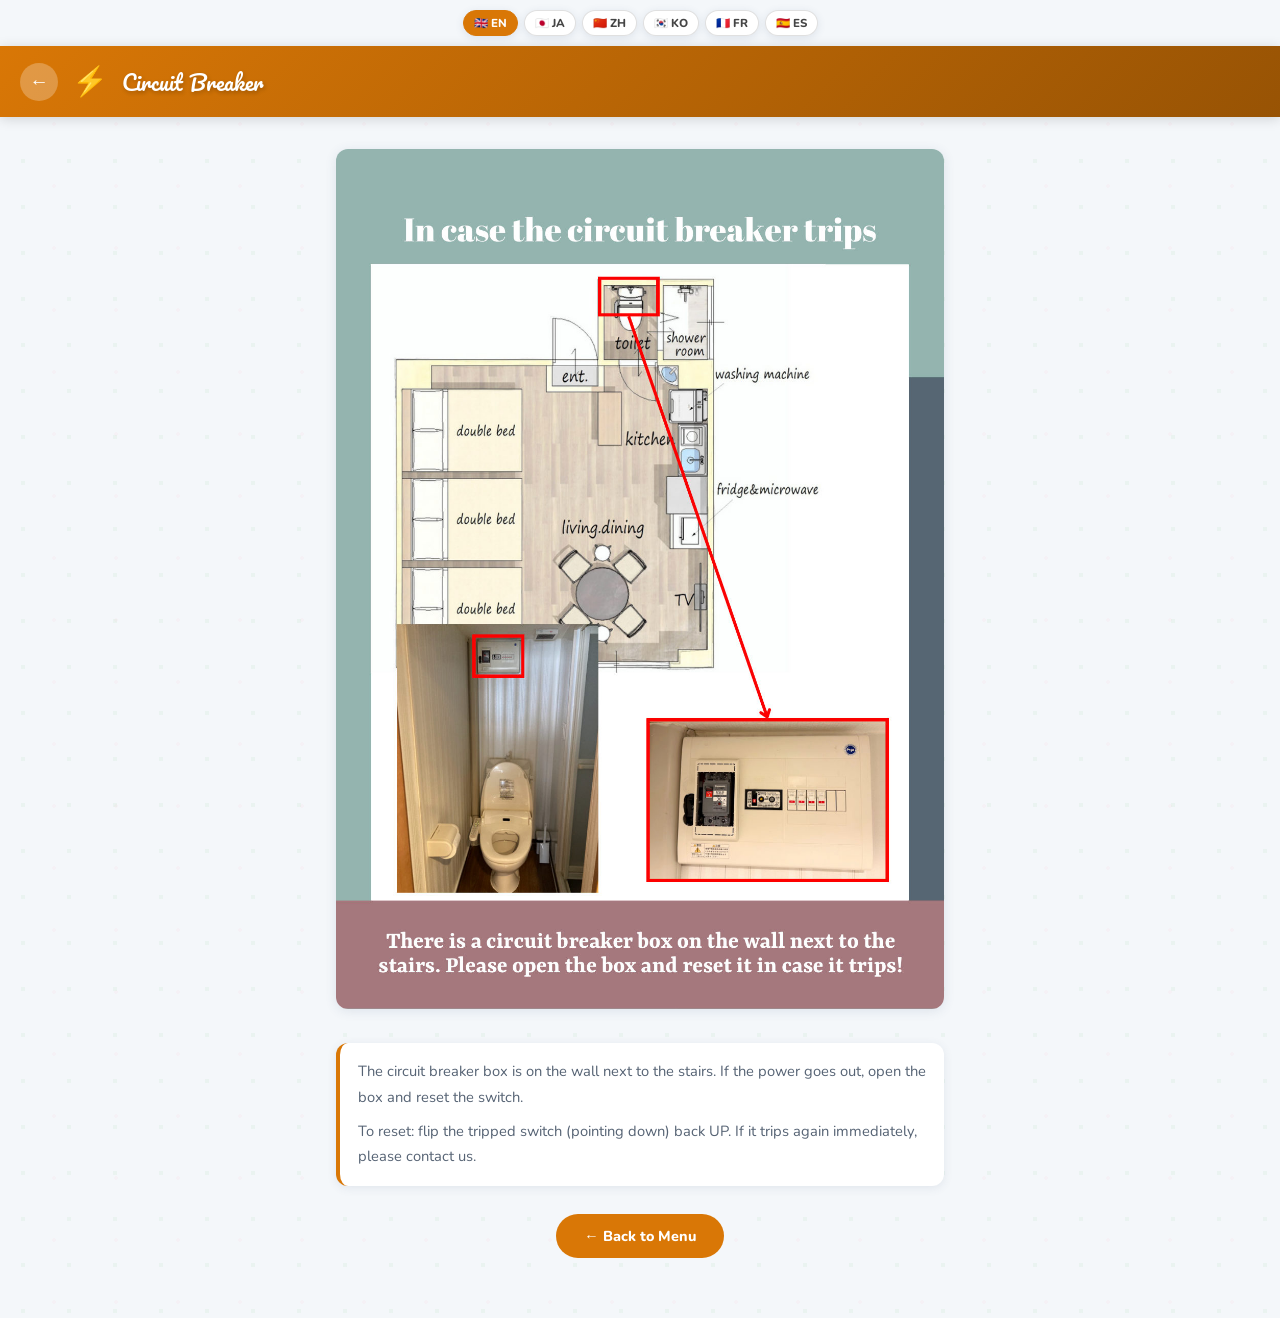
<file: circuit-breaker/index.html>
<!DOCTYPE html>
<html lang="en">
<head>
<meta charset="UTF-8">
<meta name="viewport" content="width=device-width, initial-scale=1.0">
<title>Circuit Breaker — GLV 302</title>
<link href="https://fonts.googleapis.com/css2?family=Nunito:wght@600;700;800;900&family=Pacifico&display=swap" rel="stylesheet">
<style>
  :root{--accent:#d97706;--accent-light:#fde68a;--cream:#f4f7fa;--text-dark:#2c3440;--text-mid:#566374;}
  .lang-bar{display:flex;justify-content:center;gap:6px;padding:10px 16px;flex-wrap:wrap;background:var(--cream);}
  .lang-btn{border:2px solid var(--accent-light);background:rgba(255,255,255,0.92);border-radius:50px;padding:4px 9px;font-family:'Nunito',sans-serif;font-size:0.72rem;font-weight:800;color:var(--text-mid);cursor:pointer;transition:all 0.2s;box-shadow:0 2px 8px rgba(60,80,120,0.12);}
  .lang-btn.active{background:var(--accent);border-color:var(--accent);color:#fff;}
  .lang-btn:hover:not(.active){border-color:var(--accent);color:var(--accent);}
  .info-card{background:#fff;border-left:4px solid var(--accent);border-radius:12px;padding:16px 18px;margin:16px 0;box-shadow:0 2px 10px rgba(60,80,120,0.10);}
  .info-card p{font-size:0.92rem;line-height:1.75;color:var(--text-mid);margin:0;}
  .info-card p+p{margin-top:8px;}
  .section-title{font-family:'Pacifico',cursive;font-size:1rem;color:var(--accent);margin-bottom:8px;}
  .rest-card{background:#fff;border-radius:14px;padding:14px 16px;margin:12px 0;box-shadow:0 2px 10px rgba(60,80,120,0.10);}
  .rest-card .rest-name{font-weight:800;font-size:0.97rem;color:var(--text-dark);margin-bottom:4px;}
  .rest-card .rest-desc{font-size:0.88rem;color:var(--text-mid);line-height:1.6;margin-bottom:6px;}
  .rest-card a{display:inline-flex;align-items:center;gap:5px;font-size:0.82rem;font-weight:700;color:var(--accent);text-decoration:none;}
  .rest-card a:hover{opacity:0.75;}
  .notice-card{background:#fff;border:3px solid var(--accent);border-radius:16px;padding:28px 24px;text-align:center;box-shadow:0 4px 20px rgba(60,80,120,0.15);margin-bottom:24px;}
  .notice-icon{font-size:3.5rem;margin-bottom:16px;display:block;}
  .notice-title{font-family:'Pacifico',cursive;font-size:1.2rem;color:var(--accent);margin-bottom:16px;}
  .notice-body{font-size:0.95rem;line-height:1.8;color:var(--text-mid);}
  .notice-body strong{color:var(--accent);display:block;margin-top:12px;font-size:1rem;}
  .page-img{width:100%;border-radius:12px;margin:12px 0;box-shadow:0 2px 12px rgba(60,80,120,0.12);}
  *{box-sizing:border-box;margin:0;padding:0;}
  body{font-family:'Nunito',sans-serif;background:var(--cream);color:var(--text-dark);min-height:100vh;}
  .top-bar{background:linear-gradient(135deg,var(--accent) 0%,color-mix(in srgb,var(--accent) 70%,black) 100%);padding:16px 20px;display:flex;align-items:center;gap:14px;position:sticky;top:0;z-index:10;box-shadow:0 2px 12px rgba(0,0,0,0.15);}
  .back-btn{background:rgba(255,255,255,0.25);border:none;border-radius:50%;width:38px;height:38px;display:flex;align-items:center;justify-content:center;cursor:pointer;font-size:1.2rem;color:#fff;text-decoration:none;flex-shrink:0;transition:background 0.2s;}
  .back-btn:hover{background:rgba(255,255,255,0.4);}
  .top-title{font-family:'Pacifico',cursive;font-size:1.3rem;color:#fff;text-shadow:1px 2px 4px rgba(0,0,0,0.2);flex:1;}
  .top-emoji{font-size:1.8rem;}
  .content{padding:20px 16px 40px;max-width:640px;margin:0 auto;}
  .back-footer{text-align:center;margin-top:28px;padding-bottom:20px;}
  .back-footer a{display:inline-flex;align-items:center;gap:8px;background:var(--accent);color:#fff;text-decoration:none;padding:12px 28px;border-radius:50px;font-weight:800;font-size:0.9rem;transition:opacity 0.2s;}
  .back-footer a:hover{opacity:0.8;}
</style>
  <link rel="stylesheet" href="../assets/i18n.css">
  <link rel="stylesheet" href="../assets/cute-pack.css">
  <style id="cute-pack-theme">:root{--cp-chip-a:#e8f5e9;--cp-chip-b:#fdf1f7;--cp-hover-shadow:rgba(56,142,60,.18);--cp-dot-1:rgba(165,214,167,.12);}</style>
</head>
<body>
<div class="lang-bar">
  <button class="lang-btn active" onclick="setLang('en',this)">&#x1F1EC;&#x1F1E7; EN</button>
  <button class="lang-btn" onclick="setLang('ja',this)">&#x1F1EF;&#x1F1F5; JA</button>
  <button class="lang-btn" onclick="setLang('zh',this)">&#x1F1E8;&#x1F1F3; ZH</button>
  <button class="lang-btn" onclick="setLang('ko',this)">&#x1F1F0;&#x1F1F7; KO</button>
  <button class="lang-btn" onclick="setLang('fr',this)">&#x1F1EB;&#x1F1F7; FR</button>
  <button class="lang-btn" onclick="setLang('es',this)">&#x1F1EA;&#x1F1F8; ES</button>
</div>
<div class="top-bar">
  <a href="../" class="back-btn">&#x2190;</a>
  <span class="top-emoji">⚡</span>
  <div class="top-title" data-i18n="pageTitle">Circuit Breaker</div>
</div>
<div class="content">
  <img src="[data-uri]" class="page-img" alt="Circuit breaker">
  <div class="info-card"><p data-i18n="cb1"></p><p data-i18n="cb2"></p></div>
  <div class="back-footer">
    <a href="../" data-i18n="backToMenu">&#x2190; Back to Menu</a>
  </div>
</div>
<script>
const S={
  en:{pageTitle:"Circuit Breaker",backToMenu:"← Back to Menu",
    cb1:"The circuit breaker box is on the wall next to the stairs. If the power goes out, open the box and reset the switch.",
    cb2:"To reset: flip the tripped switch (pointing down) back UP. If it trips again immediately, please contact us."},
  ja:{pageTitle:"ブレーカー",backToMenu:"← メニューに戻る",
    cb1:"ブレーカーボックスは階段横の壁にあります。停電した場合はボックスを開けてスイッチをリセットしてください。",
    cb2:"リセット方法：下がっているスイッチを上に戻します。すぐに再び落ちる場合はご連絡ください。"},
  zh:{pageTitle:"断路器",backToMenu:"← 返回菜单",
    cb1:"断路器盒在楼梯旁的墙上。停电时，打开盒子重设开关。",
    cb2:"重设方法：将向下的开关拨回向上位置。如果立即再次跳闸，请联系我们。"},
  ko:{pageTitle:"차단기",backToMenu:"← 메뉴로 돌아가기",
    cb1:"차단기 함은 계단 옆 벽에 있습니다. 전기가 나가면 함을 열고 스위치를 리셋하세요.",
    cb2:"리셋 방법: 내려간 스위치를 위로 올리세요. 즉시 다시 내려가면 저희에게 연락해 주세요."},
  fr:{pageTitle:"Disjoncteur",backToMenu:"← Retour au menu",
    cb1:"Le disjoncteur se trouve dans la boîte sur le mur près des escaliers. En cas de panne, ouvrez la boîte et réarmez.",
    cb2:"Pour réarmer : relevez l'interrupteur abaissé. S'il saute à nouveau immédiatement, contactez-nous."},
  es:{pageTitle:"Cuadro eléctrico",backToMenu:"← Volver al menú",
    cb1:"El cuadro eléctrico está en la caja de la pared junto a las escaleras. Si se va la luz, ábrala y restaure el interruptor.",
    cb2:"Para restaurar: levante el interruptor caído. Si vuelve a saltar, contáctenos."}
};
function setLang(l,btn){document.querySelectorAll('.lang-btn').forEach(b=>b.classList.remove('active'));btn.classList.add('active');const t=S[l];if(!t)return;document.querySelectorAll('[data-i18n]:not([data-i18n="pageTitle"])').forEach(el=>{const k=el.getAttribute('data-i18n');if(k in t)el.textContent=t[k];});}
setLang('en',document.querySelector('.lang-btn.active'));
</script>
  <script src="../assets/i18n.js" defer></script>
  <script src="../assets/cute-pack.js" defer></script>
</body>
</html>
</file>
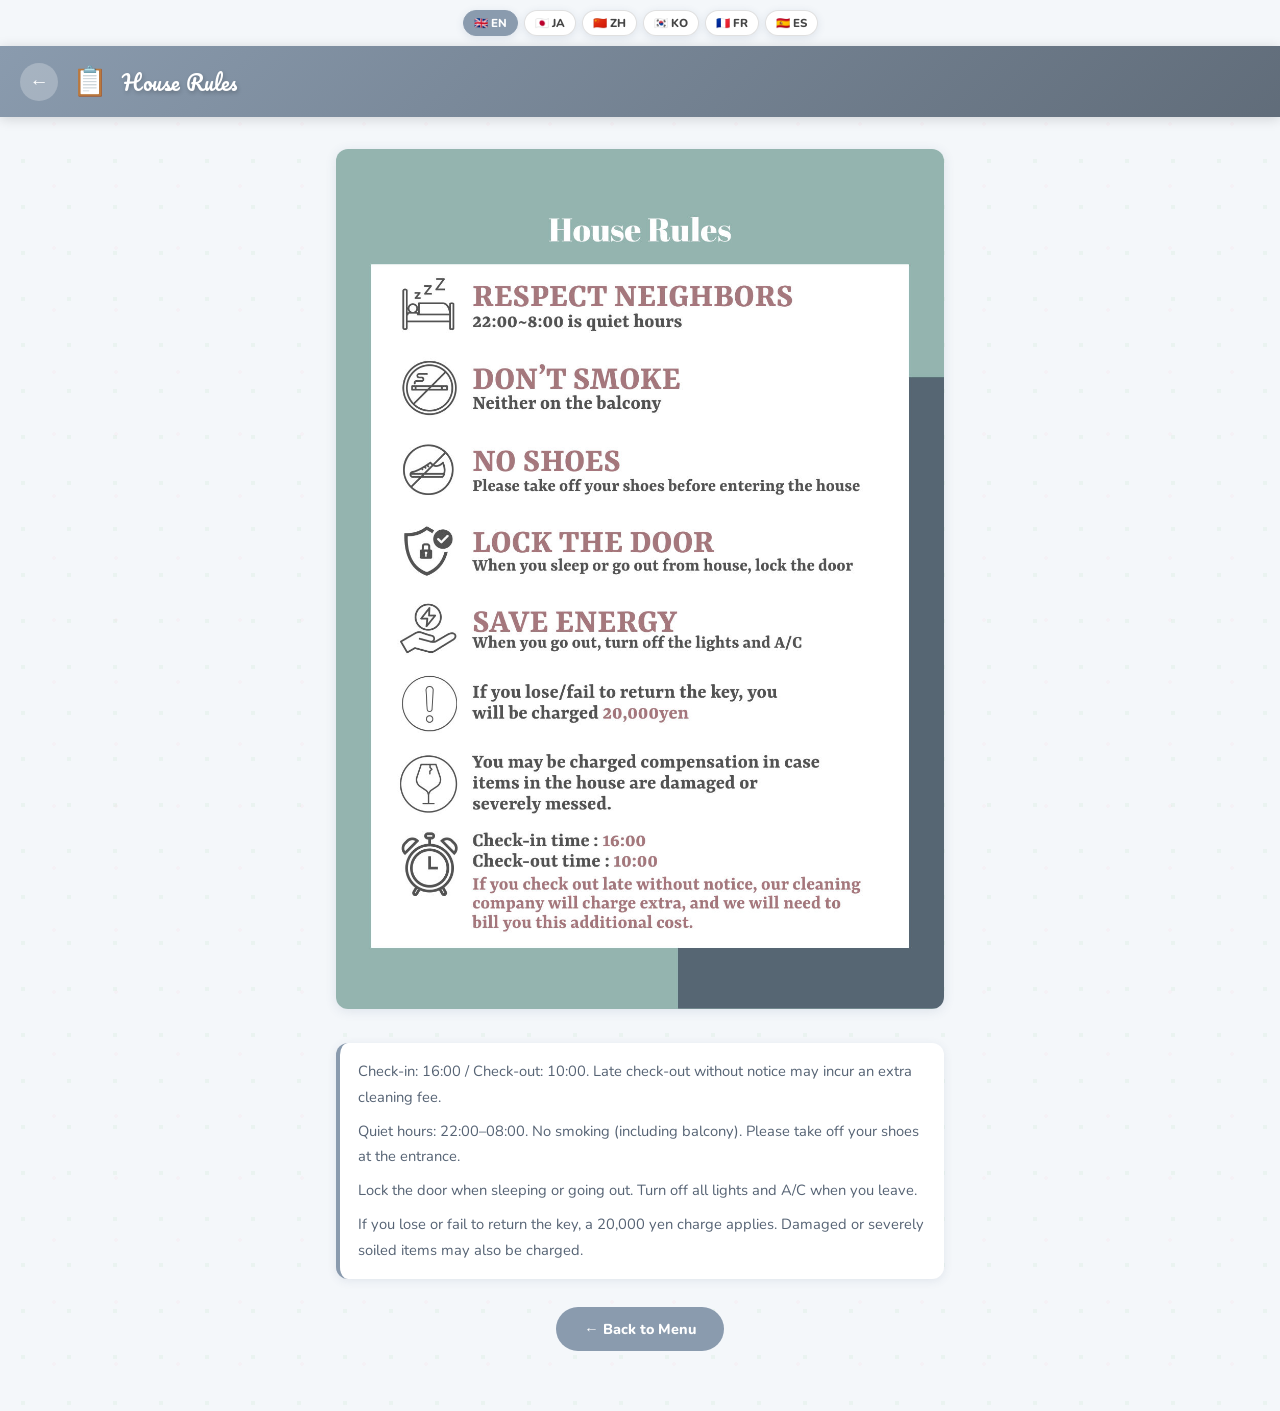
<file: house-rules/index.html>
<!DOCTYPE html>
<html lang="en">
<head>
<meta charset="UTF-8">
<meta name="viewport" content="width=device-width, initial-scale=1.0">
<title>House Rules — GLV 302</title>
<link href="https://fonts.googleapis.com/css2?family=Nunito:wght@600;700;800;900&family=Pacifico&display=swap" rel="stylesheet">
<style>
  :root{--accent:#8a9bae;--accent-light:#d5dde5;--cream:#f4f7fa;--text-dark:#2c3440;--text-mid:#566374;}
  .lang-bar{display:flex;justify-content:center;gap:6px;padding:10px 16px;flex-wrap:wrap;background:var(--cream);}
  .lang-btn{border:2px solid var(--accent-light);background:rgba(255,255,255,0.92);border-radius:50px;padding:4px 9px;font-family:'Nunito',sans-serif;font-size:0.72rem;font-weight:800;color:var(--text-mid);cursor:pointer;transition:all 0.2s;box-shadow:0 2px 8px rgba(60,80,120,0.12);}
  .lang-btn.active{background:var(--accent);border-color:var(--accent);color:#fff;}
  .lang-btn:hover:not(.active){border-color:var(--accent);color:var(--accent);}
  .info-card{background:#fff;border-left:4px solid var(--accent);border-radius:12px;padding:16px 18px;margin:16px 0;box-shadow:0 2px 10px rgba(60,80,120,0.10);}
  .info-card p{font-size:0.92rem;line-height:1.75;color:var(--text-mid);margin:0;}
  .info-card p+p{margin-top:8px;}
  .section-title{font-family:'Pacifico',cursive;font-size:1rem;color:var(--accent);margin-bottom:8px;}
  .rest-card{background:#fff;border-radius:14px;padding:14px 16px;margin:12px 0;box-shadow:0 2px 10px rgba(60,80,120,0.10);}
  .rest-card .rest-name{font-weight:800;font-size:0.97rem;color:var(--text-dark);margin-bottom:4px;}
  .rest-card .rest-desc{font-size:0.88rem;color:var(--text-mid);line-height:1.6;margin-bottom:6px;}
  .rest-card a{display:inline-flex;align-items:center;gap:5px;font-size:0.82rem;font-weight:700;color:var(--accent);text-decoration:none;}
  .rest-card a:hover{opacity:0.75;}
  .notice-card{background:#fff;border:3px solid var(--accent);border-radius:16px;padding:28px 24px;text-align:center;box-shadow:0 4px 20px rgba(60,80,120,0.15);margin-bottom:24px;}
  .notice-icon{font-size:3.5rem;margin-bottom:16px;display:block;}
  .notice-title{font-family:'Pacifico',cursive;font-size:1.2rem;color:var(--accent);margin-bottom:16px;}
  .notice-body{font-size:0.95rem;line-height:1.8;color:var(--text-mid);}
  .notice-body strong{color:var(--accent);display:block;margin-top:12px;font-size:1rem;}
  .page-img{width:100%;border-radius:12px;margin:12px 0;box-shadow:0 2px 12px rgba(60,80,120,0.12);}
  *{box-sizing:border-box;margin:0;padding:0;}
  body{font-family:'Nunito',sans-serif;background:var(--cream);color:var(--text-dark);min-height:100vh;}
  .top-bar{background:linear-gradient(135deg,var(--accent) 0%,color-mix(in srgb,var(--accent) 70%,black) 100%);padding:16px 20px;display:flex;align-items:center;gap:14px;position:sticky;top:0;z-index:10;box-shadow:0 2px 12px rgba(0,0,0,0.15);}
  .back-btn{background:rgba(255,255,255,0.25);border:none;border-radius:50%;width:38px;height:38px;display:flex;align-items:center;justify-content:center;cursor:pointer;font-size:1.2rem;color:#fff;text-decoration:none;flex-shrink:0;transition:background 0.2s;}
  .back-btn:hover{background:rgba(255,255,255,0.4);}
  .top-title{font-family:'Pacifico',cursive;font-size:1.3rem;color:#fff;text-shadow:1px 2px 4px rgba(0,0,0,0.2);flex:1;}
  .top-emoji{font-size:1.8rem;}
  .content{padding:20px 16px 40px;max-width:640px;margin:0 auto;}
  .back-footer{text-align:center;margin-top:28px;padding-bottom:20px;}
  .back-footer a{display:inline-flex;align-items:center;gap:8px;background:var(--accent);color:#fff;text-decoration:none;padding:12px 28px;border-radius:50px;font-weight:800;font-size:0.9rem;transition:opacity 0.2s;}
  .back-footer a:hover{opacity:0.8;}
</style>
  <link rel="stylesheet" href="../assets/i18n.css">
  <link rel="stylesheet" href="../assets/cute-pack.css">
  <style id="cute-pack-theme">:root{--cp-chip-a:#e8f5e9;--cp-chip-b:#fdf1f7;--cp-hover-shadow:rgba(56,142,60,.18);--cp-dot-1:rgba(165,214,167,.12);}</style>
</head>
<body>
<div class="lang-bar">
  <button class="lang-btn active" onclick="setLang('en',this)">&#x1F1EC;&#x1F1E7; EN</button>
  <button class="lang-btn" onclick="setLang('ja',this)">&#x1F1EF;&#x1F1F5; JA</button>
  <button class="lang-btn" onclick="setLang('zh',this)">&#x1F1E8;&#x1F1F3; ZH</button>
  <button class="lang-btn" onclick="setLang('ko',this)">&#x1F1F0;&#x1F1F7; KO</button>
  <button class="lang-btn" onclick="setLang('fr',this)">&#x1F1EB;&#x1F1F7; FR</button>
  <button class="lang-btn" onclick="setLang('es',this)">&#x1F1EA;&#x1F1F8; ES</button>
</div>
<div class="top-bar">
  <a href="../" class="back-btn">&#x2190;</a>
  <span class="top-emoji">📋</span>
  <div class="top-title" data-i18n="pageTitle">House Rules</div>
</div>
<div class="content">
  <img src="[data-uri]" class="page-img" alt="House Rules">
  <div class="info-card">
    <p data-i18n="hr1"></p><p data-i18n="hr2"></p>
    <p data-i18n="hr3"></p><p data-i18n="hr4"></p>
  </div>
  <div class="back-footer">
    <a href="../" data-i18n="backToMenu">&#x2190; Back to Menu</a>
  </div>
</div>
<script>
const S={
  en:{pageTitle:"House Rules",backToMenu:"← Back to Menu",
    hr1:"Check-in: 16:00 / Check-out: 10:00. Late check-out without notice may incur an extra cleaning fee.",
    hr2:"Quiet hours: 22:00–08:00. No smoking (including balcony). Please take off your shoes at the entrance.",
    hr3:"Lock the door when sleeping or going out. Turn off all lights and A/C when you leave.",
    hr4:"If you lose or fail to return the key, a 20,000 yen charge applies. Damaged or severely soiled items may also be charged."},
  ja:{pageTitle:"ハウスルール",backToMenu:"← メニューに戻る",
    hr1:"チェックイン：16:00 / チェックアウト：10:00。事前連絡なしの遅延退室は清掃追加料金が発生する場合があります。",
    hr2:"静粛時間：22:00〜08:00。室内・バルコニーでの喫煙禁止。玄関で靴をお脱ぎください。",
    hr3:"就寝時・外出時はドアを施錠。外出時は照明・エアコンを必ずお切りください。",
    hr4:"鍵の紛失・未返却の場合は20,000円の費用が発生します。備品の損傷・著しい汚れも請求する場合があります。"},
  zh:{pageTitle:"入住规则",backToMenu:"← 返回菜单",
    hr1:"入住时间：16:00 / 退房时间：10:00。如未提前通知延迟退房，可能产生额外清洁费用。",
    hr2:"安静时间：22:00–08:00。禁止吸烟（包括阳台）。入门请脱鞋。",
    hr3:"入睡或外出时请锁门。离开时请关闭所有灯光和空调。",
    hr4:"如果丢失或未归还钥匙，将收取20,000日圆费用。备品损坏或严重弄脏也可能收费。"},
  ko:{pageTitle:"하우스 규정",backToMenu:"← 메뉴로 돌아가기",
    hr1:"체크인: 16:00 / 체크아웃: 10:00. 사전 연락 없이 늦게 체크아웃하면 추가 청소 비용이 발생할 수 있습니다.",
    hr2:"조용 시간: 22:00–08:00. 흡연 금지(발코니 포함). 입구에서 신발을 벗어주세요.",
    hr3:"잠자거나 외출 시 문을 잠그세요. 외출 시 조명과 에어컨을 끄세요.",
    hr4:"열쇠 분실이나 반납 실패 시 20,000엔 비용이 발생합니다. 비품 손상이나 심한 오염 시도 청구될 수 있습니다."},
  fr:{pageTitle:"Règlement intérieur",backToMenu:"← Retour au menu",
    hr1:"Arrivée : 16h00 / Départ : 10h00. Un départ tardif sans préavis peut entraîner des frais de ménage supplémentaires.",
    hr2:"Heures calmes : 22h00–08h00. Interdiction de fumer (y compris le balcon). Veuillez enlever vos chaussures à l'entrée.",
    hr3:"Fermez à clé en dormant ou en sortant. Éteignez lumières et climatisation en partant.",
    hr4:"Perte ou non-restitution de la clé : 20 000 yens. Les objets endommagés ou très salis pourront être facturés."},
  es:{pageTitle:"Normas de la casa",backToMenu:"← Volver al menú",
    hr1:"Entrada: 16:00 / Salida: 10:00. Una salida tardía sin aviso puede generar cargos adicionales de limpieza.",
    hr2:"Horas tranquilas: 22:00–08:00. Prohibido fumar (incluido el balcón). Quítese los zapatos en la entrada.",
    hr3:"Cierre con llave al dormir o salir. Apague las luces y el aire acondicionado al irse.",
    hr4:"Pérdida o no devolución de la llave: 20.000 yenes. Los artículos dañados o muy sucios también podrán facturarse."}
};
function setLang(l,btn){document.querySelectorAll('.lang-btn').forEach(b=>b.classList.remove('active'));btn.classList.add('active');const t=S[l];if(!t)return;document.querySelectorAll('[data-i18n]:not([data-i18n="pageTitle"])').forEach(el=>{const k=el.getAttribute('data-i18n');if(k in t)el.textContent=t[k];});}
setLang('en',document.querySelector('.lang-btn.active'));
</script>
  <script src="../assets/i18n.js" defer></script>
  <script src="../assets/cute-pack.js" defer></script>
</body>
</html>
</file>
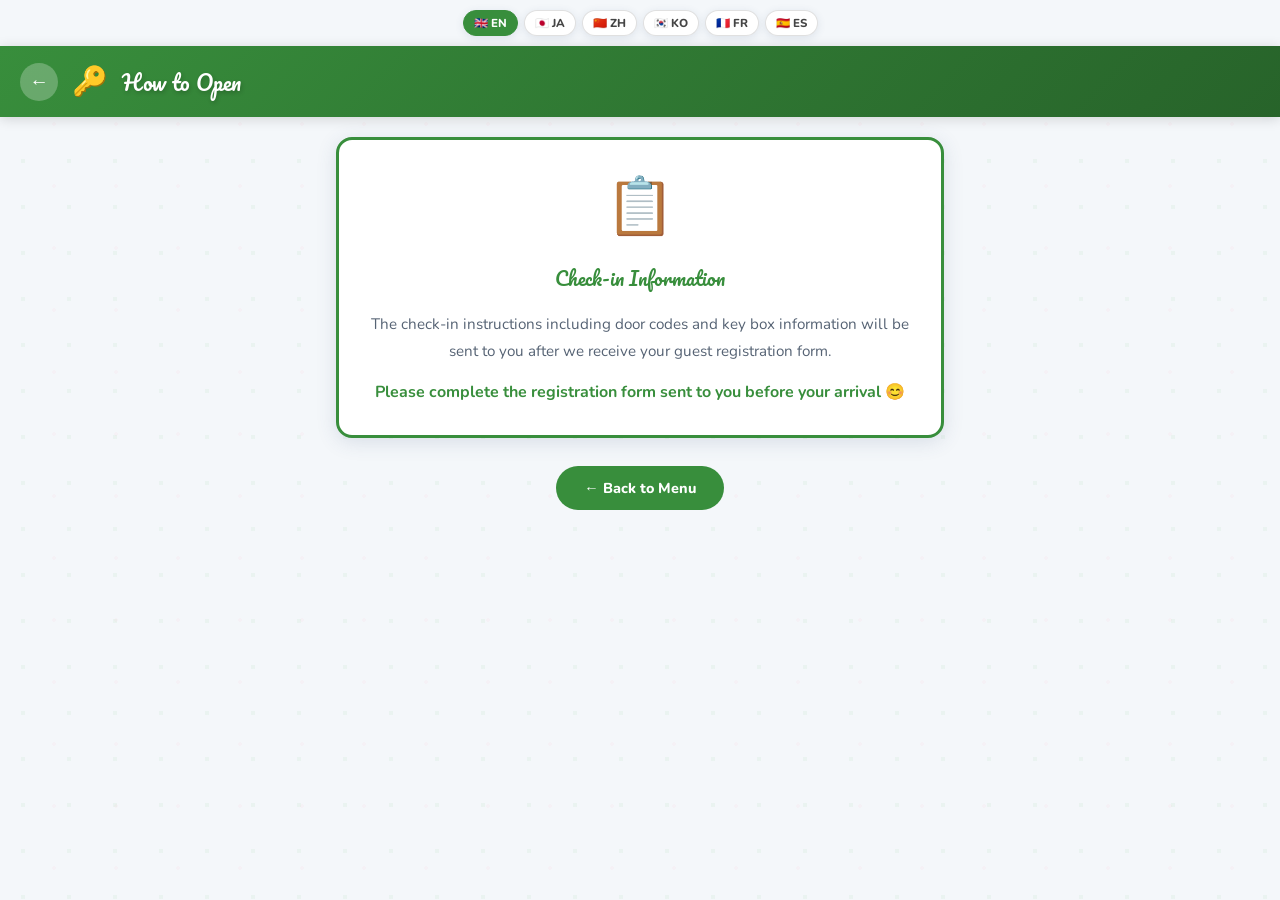
<file: how-to-open/index.html>
<!DOCTYPE html>
<html lang="en">
<head>
<meta charset="UTF-8">
<meta name="viewport" content="width=device-width, initial-scale=1.0">
<title>How to Open — GLV 302</title>
<link href="https://fonts.googleapis.com/css2?family=Nunito:wght@600;700;800;900&family=Pacifico&display=swap" rel="stylesheet">
<style>
  :root{--accent:#388e3c;--accent-light:#a5d6a7;--cream:#f4f7fa;--text-dark:#2c3440;--text-mid:#566374;}
  *{box-sizing:border-box;margin:0;padding:0;}
  body{font-family:'Nunito',sans-serif;background:var(--cream);color:var(--text-dark);min-height:100vh;}
  .lang-bar{display:flex;justify-content:center;gap:6px;padding:10px 16px;flex-wrap:wrap;background:var(--cream);}
  .lang-btn{border:2px solid var(--accent-light);background:rgba(255,255,255,0.92);border-radius:50px;padding:4px 9px;font-family:'Nunito',sans-serif;font-size:0.72rem;font-weight:800;color:var(--text-mid);cursor:pointer;transition:all 0.2s;box-shadow:0 2px 8px rgba(60,80,120,0.12);}
  .lang-btn.active{background:var(--accent);border-color:var(--accent);color:#fff;}
  .lang-btn:hover:not(.active){border-color:var(--accent);color:var(--accent);}
  .top-bar{background:linear-gradient(135deg,var(--accent) 0%,color-mix(in srgb,var(--accent) 70%,black) 100%);padding:16px 20px;display:flex;align-items:center;gap:14px;position:sticky;top:0;z-index:10;box-shadow:0 2px 12px rgba(0,0,0,0.15);}
  .back-btn{background:rgba(255,255,255,0.25);border:none;border-radius:50%;width:38px;height:38px;display:flex;align-items:center;justify-content:center;cursor:pointer;font-size:1.2rem;color:#fff;text-decoration:none;flex-shrink:0;transition:background 0.2s;}
  .back-btn:hover{background:rgba(255,255,255,0.4);}
  .top-title{font-family:'Pacifico',cursive;font-size:1.3rem;color:#fff;text-shadow:1px 2px 4px rgba(0,0,0,0.2);flex:1;}
  .top-emoji{font-size:1.8rem;}
  .content{padding:20px 16px 40px;max-width:640px;margin:0 auto;}
  .notice-card{background:#fff;border:3px solid var(--accent);border-radius:16px;padding:28px 24px;text-align:center;box-shadow:0 4px 20px rgba(60,80,120,0.15);margin-bottom:24px;}
  .notice-icon{font-size:3.5rem;margin-bottom:16px;display:block;}
  .notice-title{font-family:'Pacifico',cursive;font-size:1.2rem;color:var(--accent);margin-bottom:16px;}
  .notice-body{font-size:0.95rem;line-height:1.8;color:var(--text-mid);}
  .notice-body strong{color:var(--accent);display:block;margin-top:12px;font-size:1rem;}
  .back-footer{text-align:center;margin-top:28px;padding-bottom:20px;}
  .back-footer a{display:inline-flex;align-items:center;gap:8px;background:var(--accent);color:#fff;text-decoration:none;padding:12px 28px;border-radius:50px;font-weight:800;font-size:0.9rem;transition:opacity 0.2s;}
  .back-footer a:hover{opacity:0.8;}
</style>
  <link rel="stylesheet" href="../assets/i18n.css">
  <link rel="stylesheet" href="../assets/cute-pack.css">
  <style id="cute-pack-theme">:root{--cp-chip-a:#e8f5e9;--cp-chip-b:#fdf1f7;--cp-hover-shadow:rgba(56,142,60,.18);--cp-dot-1:rgba(165,214,167,.12);}</style>
</head>
<body>
<div class="lang-bar">
  <button class="lang-btn active" onclick="setLang('en',this)">&#x1F1EC;&#x1F1E7; EN</button>
  <button class="lang-btn" onclick="setLang('ja',this)">&#x1F1EF;&#x1F1F5; JA</button>
  <button class="lang-btn" onclick="setLang('zh',this)">&#x1F1E8;&#x1F1F3; ZH</button>
  <button class="lang-btn" onclick="setLang('ko',this)">&#x1F1F0;&#x1F1F7; KO</button>
  <button class="lang-btn" onclick="setLang('fr',this)">&#x1F1EB;&#x1F1F7; FR</button>
  <button class="lang-btn" onclick="setLang('es',this)">&#x1F1EA;&#x1F1F8; ES</button>
</div>
<div class="top-bar">
  <a href="../" class="back-btn">&#x2190;</a>
  <span class="top-emoji">&#x1F511;</span>
  <div class="top-title" data-i18n="pageTitle">How to Open</div>
</div>
<div class="content">
  <div class="notice-card">
    <span class="notice-icon">&#x1F4CB;</span>
    <div class="notice-title" data-i18n="cardTitle">Check-in Information</div>
    <div class="notice-body">
      <span data-i18n="cardBody">The check-in instructions including door codes and key box information will be sent to you after we receive your guest registration form.</span>
      <strong data-i18n="cardSub">Please complete the registration form sent to you before your arrival 😊</strong>
    </div>
  </div>
  <div class="back-footer">
    <a href="../" data-i18n="backToMenu">&#x2190; Back to Menu</a>
  </div>
</div>
<script>
const S={
  en:{pageTitle:"How to Open",cardTitle:"Check-in Information",cardBody:"The check-in instructions including door codes and key box information will be sent to you after we receive your guest registration form.",cardSub:"Please complete the registration form sent to you before your arrival 😊",backToMenu:"← Back to Menu"},
  ja:{pageTitle:"入室方法",cardTitle:"チェックイン情報について",cardBody:"宿泊者名簿のご提出後に、ドアコードやキーボックスの情報を含むチェックイン案内をお送りさせていただいています。",cardSub:"ご到着前に、お送りした宿泊者名簿フォームのご記入をお願いいたします 😊",backToMenu:"← メニューに戻る"},
  zh:{pageTitle:"入室方法",cardTitle:"入住信息",cardBody:"收到您提交的住客登记表后，我们将向您发送包含门锁密码和鑰匙筹信息在内的入住说明。",cardSub:"请在択达前填写我们发送给您的住客登记表 😊",backToMenu:"← 返回菜单"},
  ko:{pageTitle:"입실 방법",cardTitle:"체크인 안내",cardBody:"숨박자 명부를 제출해 주신 후, 도어 코드 및 키박스 정보를 포함한 체크인 안내를 보내드립니다.",cardSub:"도착 전에 보내드린 숨박자 등록 양식을 작성해 주세요 😊",backToMenu:"← 메뉴로 돌아가기"},
  fr:{pageTitle:"Comment entrer",cardTitle:"Informations d'arrivée",cardBody:"Les instructions d'arrivée incluant le code de la porte et les informations du boîter à clés vous seront envoyées après réception de votre formulaire d'enregistrement.",cardSub:"Veuillez remplir le formulaire d'enregistrement envoyé avant votre arrivée 😊",backToMenu:"← Retour au menu"},
  es:{pageTitle:"Cómo entrar",cardTitle:"Información de entrada",cardBody:"Las instrucciones de entrada, incluyendo los códigos de la puerta y la caja de llaves, se le enviarán tras recibir su formulario de registro de huéspedes.",cardSub:"Por favor complete el formulario de registro enviado antes de su llegada 😊",backToMenu:"← Volver al menú"}
};
function setLang(l,btn){document.querySelectorAll('.lang-btn').forEach(b=>b.classList.remove('active'));btn.classList.add('active');const t=S[l];if(!t)return;document.querySelectorAll('[data-i18n]:not([data-i18n="pageTitle"])').forEach(el=>{const k=el.getAttribute('data-i18n');if(k in t)el.textContent=t[k];});}
setLang('en',document.querySelector('.lang-btn.active'));
</script>
<script src="../assets/i18n.js" defer></script>
  <script src="../assets/cute-pack.js" defer></script>
</body>
</html>
</file>
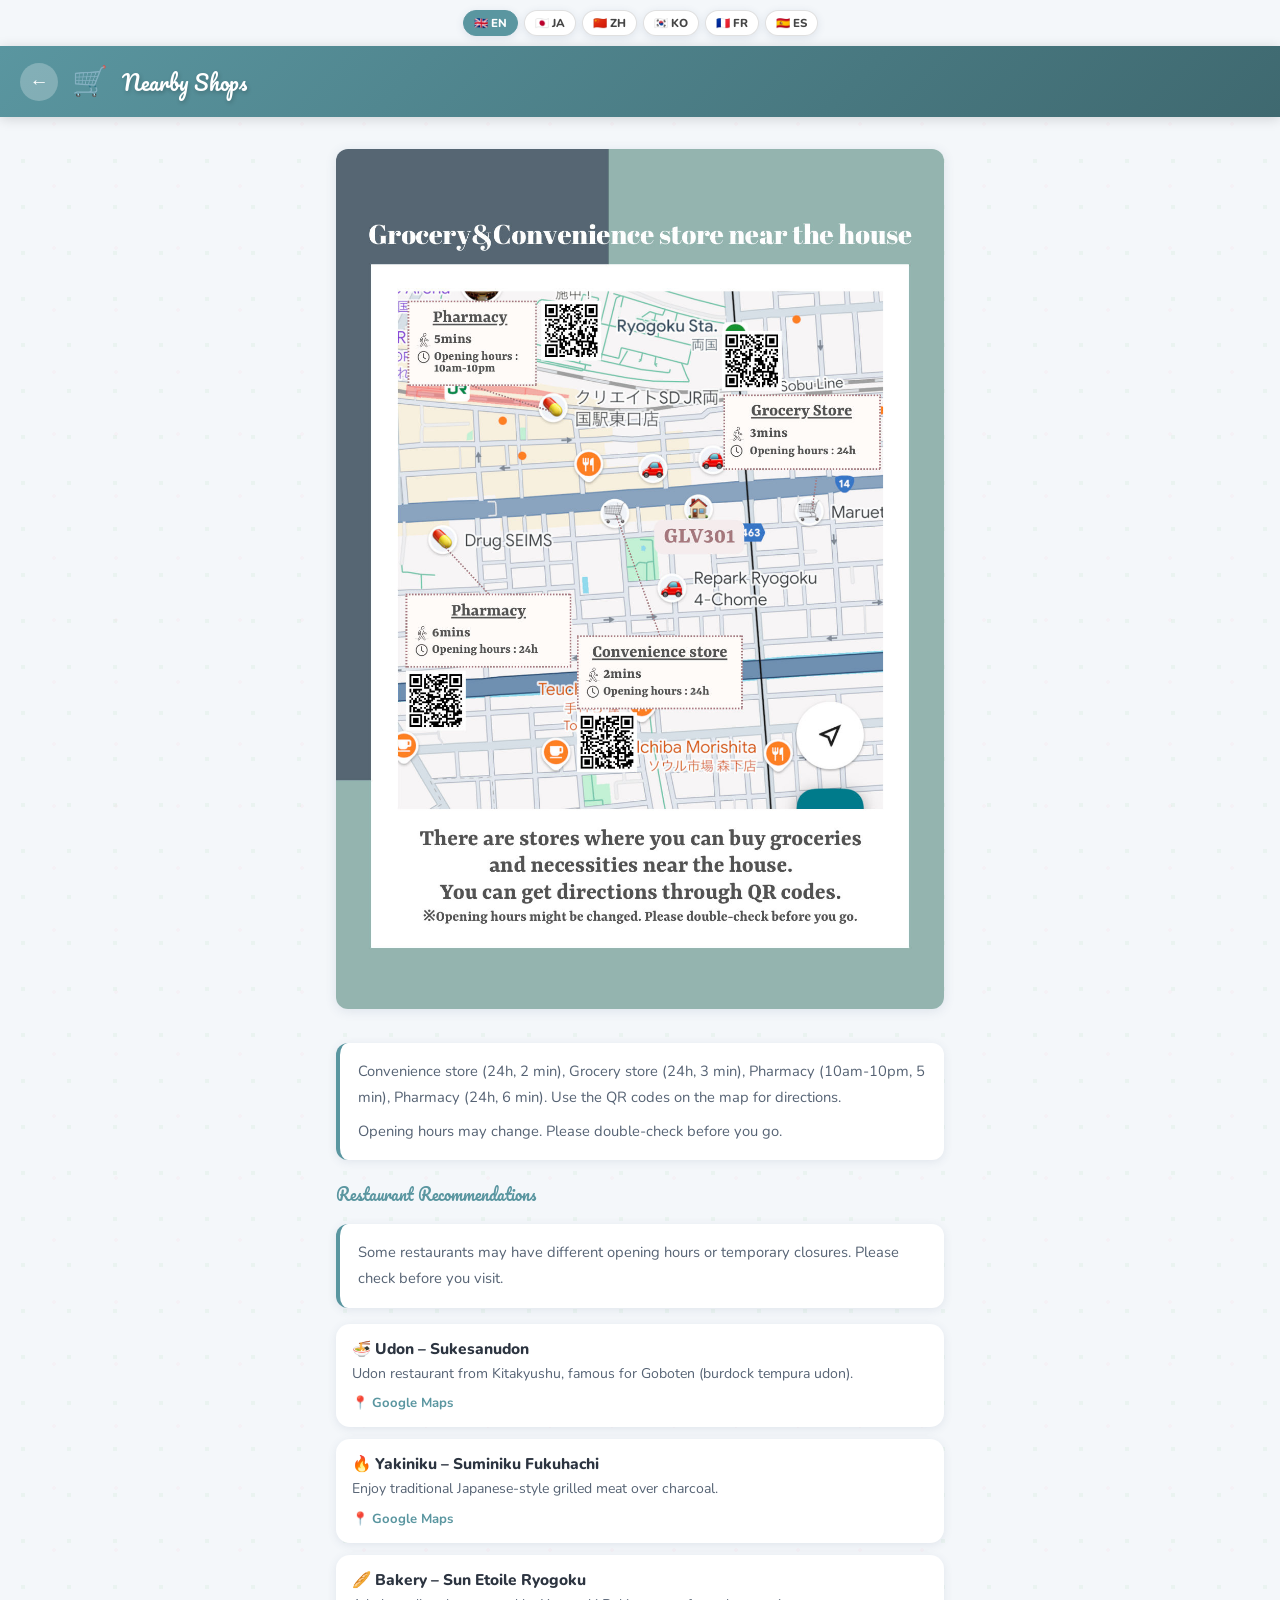
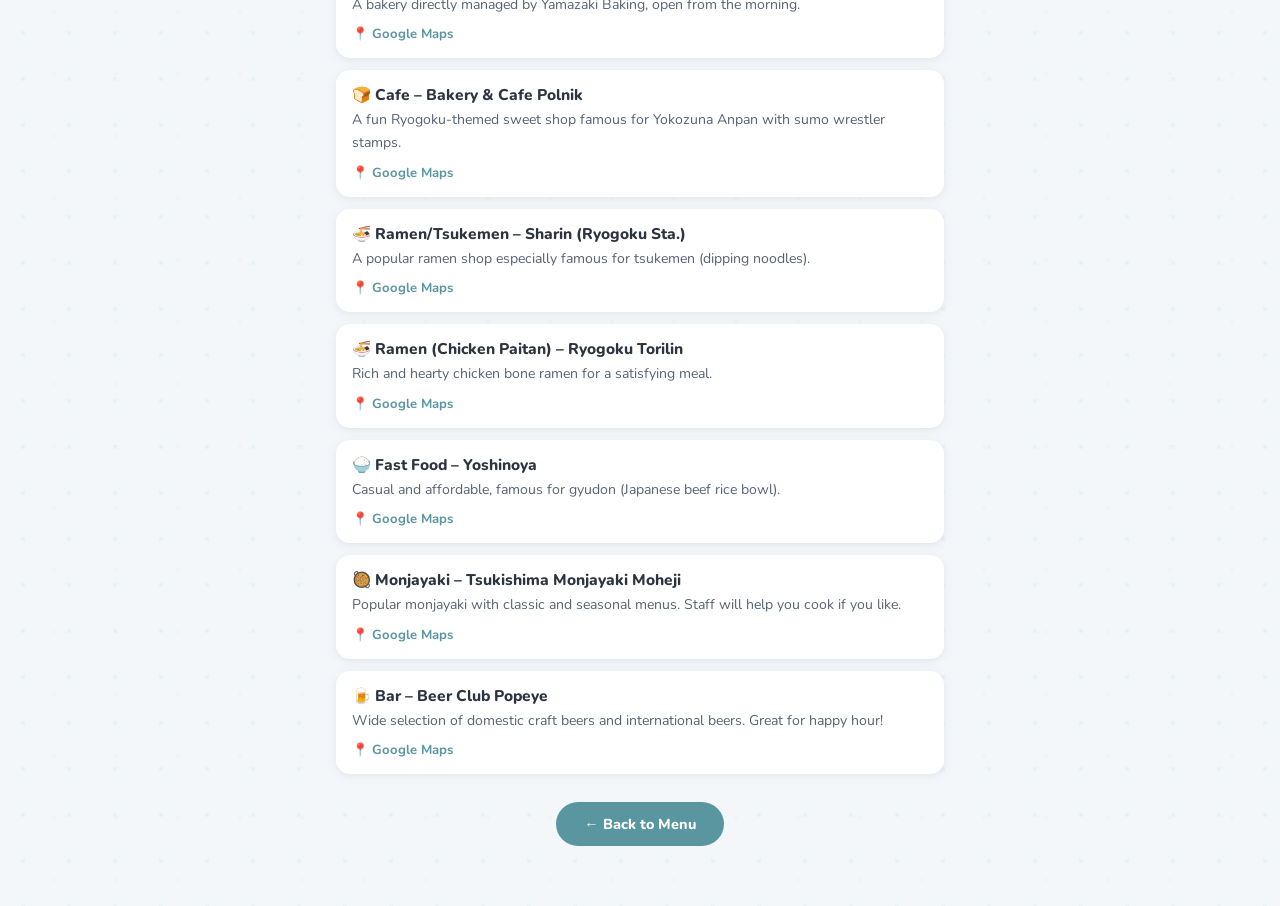
<file: nearby-shops/index.html>
<!DOCTYPE html>
<html lang="en">
<head>
<meta charset="UTF-8">
<meta name="viewport" content="width=device-width, initial-scale=1.0">
<title>Nearby Shops — GLV 302</title>
<link href="https://fonts.googleapis.com/css2?family=Nunito:wght@600;700;800;900&family=Pacifico&display=swap" rel="stylesheet">
<style>
  :root{--accent:#5a96a0;--accent-light:#c0e0e8;--cream:#f4f7fa;--text-dark:#2c3440;--text-mid:#566374;}
  .lang-bar{display:flex;justify-content:center;gap:6px;padding:10px 16px;flex-wrap:wrap;background:var(--cream);}
  .lang-btn{border:2px solid var(--accent-light);background:rgba(255,255,255,0.92);border-radius:50px;padding:4px 9px;font-family:'Nunito',sans-serif;font-size:0.72rem;font-weight:800;color:var(--text-mid);cursor:pointer;transition:all 0.2s;box-shadow:0 2px 8px rgba(60,80,120,0.12);}
  .lang-btn.active{background:var(--accent);border-color:var(--accent);color:#fff;}
  .lang-btn:hover:not(.active){border-color:var(--accent);color:var(--accent);}
  .info-card{background:#fff;border-left:4px solid var(--accent);border-radius:12px;padding:16px 18px;margin:16px 0;box-shadow:0 2px 10px rgba(60,80,120,0.10);}
  .info-card p{font-size:0.92rem;line-height:1.75;color:var(--text-mid);margin:0;}
  .info-card p+p{margin-top:8px;}
  .section-title{font-family:'Pacifico',cursive;font-size:1rem;color:var(--accent);margin-bottom:8px;}
  .rest-card{background:#fff;border-radius:14px;padding:14px 16px;margin:12px 0;box-shadow:0 2px 10px rgba(60,80,120,0.10);}
  .rest-card .rest-name{font-weight:800;font-size:0.97rem;color:var(--text-dark);margin-bottom:4px;}
  .rest-card .rest-desc{font-size:0.88rem;color:var(--text-mid);line-height:1.6;margin-bottom:6px;}
  .rest-card a{display:inline-flex;align-items:center;gap:5px;font-size:0.82rem;font-weight:700;color:var(--accent);text-decoration:none;}
  .rest-card a:hover{opacity:0.75;}
  .notice-card{background:#fff;border:3px solid var(--accent);border-radius:16px;padding:28px 24px;text-align:center;box-shadow:0 4px 20px rgba(60,80,120,0.15);margin-bottom:24px;}
  .notice-icon{font-size:3.5rem;margin-bottom:16px;display:block;}
  .notice-title{font-family:'Pacifico',cursive;font-size:1.2rem;color:var(--accent);margin-bottom:16px;}
  .notice-body{font-size:0.95rem;line-height:1.8;color:var(--text-mid);}
  .notice-body strong{color:var(--accent);display:block;margin-top:12px;font-size:1rem;}
  .page-img{width:100%;border-radius:12px;margin:12px 0;box-shadow:0 2px 12px rgba(60,80,120,0.12);}
  *{box-sizing:border-box;margin:0;padding:0;}
  body{font-family:'Nunito',sans-serif;background:var(--cream);color:var(--text-dark);min-height:100vh;}
  .top-bar{background:linear-gradient(135deg,var(--accent) 0%,color-mix(in srgb,var(--accent) 70%,black) 100%);padding:16px 20px;display:flex;align-items:center;gap:14px;position:sticky;top:0;z-index:10;box-shadow:0 2px 12px rgba(0,0,0,0.15);}
  .back-btn{background:rgba(255,255,255,0.25);border:none;border-radius:50%;width:38px;height:38px;display:flex;align-items:center;justify-content:center;cursor:pointer;font-size:1.2rem;color:#fff;text-decoration:none;flex-shrink:0;transition:background 0.2s;}
  .back-btn:hover{background:rgba(255,255,255,0.4);}
  .top-title{font-family:'Pacifico',cursive;font-size:1.3rem;color:#fff;text-shadow:1px 2px 4px rgba(0,0,0,0.2);flex:1;}
  .top-emoji{font-size:1.8rem;}
  .content{padding:20px 16px 40px;max-width:640px;margin:0 auto;}
  .back-footer{text-align:center;margin-top:28px;padding-bottom:20px;}
  .back-footer a{display:inline-flex;align-items:center;gap:8px;background:var(--accent);color:#fff;text-decoration:none;padding:12px 28px;border-radius:50px;font-weight:800;font-size:0.9rem;transition:opacity 0.2s;}
  .back-footer a:hover{opacity:0.8;}
</style>
  <link rel="stylesheet" href="../assets/i18n.css">
  <link rel="stylesheet" href="../assets/cute-pack.css">
  <style id="cute-pack-theme">:root{--cp-chip-a:#e8f5e9;--cp-chip-b:#fdf1f7;--cp-hover-shadow:rgba(56,142,60,.18);--cp-dot-1:rgba(165,214,167,.12);}</style>
</head>
<body>
<div class="lang-bar">
  <button class="lang-btn active" onclick="setLang('en',this)">&#x1F1EC;&#x1F1E7; EN</button>
  <button class="lang-btn" onclick="setLang('ja',this)">&#x1F1EF;&#x1F1F5; JA</button>
  <button class="lang-btn" onclick="setLang('zh',this)">&#x1F1E8;&#x1F1F3; ZH</button>
  <button class="lang-btn" onclick="setLang('ko',this)">&#x1F1F0;&#x1F1F7; KO</button>
  <button class="lang-btn" onclick="setLang('fr',this)">&#x1F1EB;&#x1F1F7; FR</button>
  <button class="lang-btn" onclick="setLang('es',this)">&#x1F1EA;&#x1F1F8; ES</button>
</div>
<div class="top-bar">
  <a href="../" class="back-btn">&#x2190;</a>
  <span class="top-emoji">🛒</span>
  <div class="top-title" data-i18n="pageTitle">Nearby Shops</div>
</div>
<div class="content">
  <img src="[data-uri]" class="page-img" alt="Nearby shops">
  <div class="info-card"><p data-i18n="nb1"></p><p data-i18n="nb2"></p></div>
  <div class="section-title" style="margin-top:20px;" data-i18n="restTitle"></div>
  <div class="info-card"><p data-i18n="restNote"></p></div>
  <div class="rest-card">
    <div class="rest-name" data-i18n="rn0">🍜 Udon – Sukesanudon</div>
    <div class="rest-desc" data-i18n="rd0">Udon restaurant from Kitakyushu, famous for Goboten (burdock tempura udon).</div>
    <a href="https://maps.app.goo.gl/oaxgyetqY6VnxC679" target="_blank">&#x1F4CD; Google Maps</a>
  </div>
  <div class="rest-card">
    <div class="rest-name" data-i18n="rn1">🔥 Yakiniku – Suminiku Fukuhachi</div>
    <div class="rest-desc" data-i18n="rd1">Enjoy traditional Japanese-style grilled meat over charcoal.</div>
    <a href="https://maps.app.goo.gl/pvVDHvL38rTGjX6R9" target="_blank">&#x1F4CD; Google Maps</a>
  </div>
  <div class="rest-card">
    <div class="rest-name" data-i18n="rn2">🥖 Bakery – Sun Etoile Ryogoku</div>
    <div class="rest-desc" data-i18n="rd2">A bakery directly managed by Yamazaki Baking, open from the morning.</div>
    <a href="https://maps.app.goo.gl/FgFSMs4ABtHNseHZ8" target="_blank">&#x1F4CD; Google Maps</a>
  </div>
  <div class="rest-card">
    <div class="rest-name" data-i18n="rn3">🍞 Cafe – Bakery & Cafe Polnik</div>
    <div class="rest-desc" data-i18n="rd3">A fun Ryogoku-themed sweet shop famous for Yokozuna Anpan with sumo wrestler stamps.</div>
    <a href="https://maps.app.goo.gl/ixvSPBn6vVZx2wQo9" target="_blank">&#x1F4CD; Google Maps</a>
  </div>
  <div class="rest-card">
    <div class="rest-name" data-i18n="rn4">🍜 Ramen/Tsukemen – Sharin (Ryogoku Sta.)</div>
    <div class="rest-desc" data-i18n="rd4">A popular ramen shop especially famous for tsukemen (dipping noodles).</div>
    <a href="https://maps.app.goo.gl/r49JDCwL5Tu9DvXb7" target="_blank">&#x1F4CD; Google Maps</a>
  </div>
  <div class="rest-card">
    <div class="rest-name" data-i18n="rn5">🍜 Ramen (Chicken Paitan) – Ryogoku Torilin</div>
    <div class="rest-desc" data-i18n="rd5">Rich and hearty chicken bone ramen for a satisfying meal.</div>
    <a href="https://maps.app.goo.gl/Mcn1BnbaHSbeFbXz7" target="_blank">&#x1F4CD; Google Maps</a>
  </div>
  <div class="rest-card">
    <div class="rest-name" data-i18n="rn6">🍚 Fast Food – Yoshinoya</div>
    <div class="rest-desc" data-i18n="rd6">Casual and affordable, famous for gyudon (Japanese beef rice bowl).</div>
    <a href="https://maps.app.goo.gl/qXVBrB2FFKUvRDqN9" target="_blank">&#x1F4CD; Google Maps</a>
  </div>
  <div class="rest-card">
    <div class="rest-name" data-i18n="rn7">🥘 Monjayaki – Tsukishima Monjayaki Moheji</div>
    <div class="rest-desc" data-i18n="rd7">Popular monjayaki with classic and seasonal menus. Staff will help you cook if you like.</div>
    <a href="https://maps.app.goo.gl/RgeAWgXChvCdT8yv7" target="_blank">&#x1F4CD; Google Maps</a>
  </div>
  <div class="rest-card">
    <div class="rest-name" data-i18n="rn8">🍺 Bar – Beer Club Popeye</div>
    <div class="rest-desc" data-i18n="rd8">Wide selection of domestic craft beers and international beers. Great for happy hour!</div>
    <a href="https://maps.app.goo.gl/m4pKFL4oWC4uxTiEA" target="_blank">&#x1F4CD; Google Maps</a>
  </div>

  <div class="back-footer">
    <a href="../" data-i18n="backToMenu">&#x2190; Back to Menu</a>
  </div>
</div>
<script>
const S={
  en:{
    pageTitle:"Nearby Shops",
    backToMenu:"← Back to Menu",
    nb1:"Convenience store (24h, 2 min), Grocery store (24h, 3 min), Pharmacy (10am-10pm, 5 min), Pharmacy (24h, 6 min). Use the QR codes on the map for directions.",
    nb2:"Opening hours may change. Please double-check before you go.",
    restTitle:"Restaurant Recommendations",
    restNote:"Some restaurants may have different opening hours or temporary closures. Please check before you visit.",
    rn0:"🍜 Udon – Sukesanudon",
    rd0:"Udon restaurant from Kitakyushu, famous for Goboten (burdock tempura udon).",
    rn1:"🔥 Yakiniku – Suminiku Fukuhachi",
    rd1:"Enjoy traditional Japanese-style grilled meat over charcoal.",
    rn2:"🥖 Bakery – Sun Etoile Ryogoku",
    rd2:"A bakery directly managed by Yamazaki Baking, open from the morning.",
    rn3:"🍞 Cafe – Bakery & Cafe Polnik",
    rd3:"A fun Ryogoku-themed sweet shop famous for Yokozuna Anpan with sumo wrestler stamps.",
    rn4:"🍜 Ramen/Tsukemen – Sharin (Ryogoku Sta.)",
    rd4:"A popular ramen shop especially famous for tsukemen (dipping noodles).",
    rn5:"🍜 Ramen (Chicken Paitan) – Ryogoku Torilin",
    rd5:"Rich and hearty chicken bone ramen for a satisfying meal.",
    rn6:"🍚 Fast Food – Yoshinoya",
    rd6:"Casual and affordable, famous for gyudon (Japanese beef rice bowl).",
    rn7:"🥘 Monjayaki – Tsukishima Monjayaki Moheji",
    rd7:"Popular monjayaki with classic and seasonal menus. Staff will help you cook if you like.",
    rn8:"🍺 Bar – Beer Club Popeye",
    rd8:"Wide selection of domestic craft beers and international beers. Great for happy hour!"
  },
  ja:{
    pageTitle:"近くのコンビニ・スーパー",
    backToMenu:"← メニューに戻る",
    nb1:"コンビニ（2分・24h）、スーパー（3分・24h）、薬局（5分・10時〜22時）、薬局（6分・24h）が近くにあります。地図のQRコードで経路をご確認ください。",
    nb2:"営業時間は変更になる場合があります。お出かけ前にご確認ください。",
    restTitle:"おすすめレストラン",
    restNote:"営業時間が異なるお店や臨時休業中のお店もありますので、お出かけ前にご確認ください。",
    rn0:"🍜 日本のうどん – すけさんうどん",
    rd0:"北九州発祥のうどん屋で、ゴボテンが有名です。",
    rn1:"🔥 焼肉 – 炭火焼肉福八",
    rd1:"伝統的な和風焼肉を炭火でお楽しみください。",
    rn2:"🥖 パン屋 – Sun Étoile 両国",
    rd2:"山崎ベーキングが直接経営するベーカリーで、朝から営業しています。",
    rn3:"🍞 カフェ – Bakery & Cafe Polnik",
    rd3:"相撲力士のスタンプが入った横綱あんパンで有名な、楽しい両国テーマのお菓子屋さんです。",
    rn4:"🍜 ラーメン／つけ麺 – 両国駅「シャリン」",
    rd4:"特につけ麺で有名な人気のラーメン店。",
    rn5:"🍜 ラーメン（チキンぱいたん）– 両国鳥林",
    rd5:"濃厚でボリュームのある鶏骨ラーメンで、満足のいく食事が楽しめます。",
    rn6:"🍚 ファーストフード – 吉野家",
    rd6:"手軽でカジュアルなお店。和風牛丼（ぎゅうどん）で有名です。",
    rn7:"🥘 もんじゃ焼き – 築島もんじゃもへじ両国",
    rd7:"定番メニューと季節のメニューを提供する人気のもんじゃ焼き店。ご希望があれば、スタッフが料理をお手伝いします。",
    rn8:"🍺 バー – ビールクラブ・ポパイ",
    rd8:"国内のクラフトビールや海外のビールを各種取り揃えています。ハッピーアワーにおすすめです。"
  },
  zh:{
    pageTitle:"附近商店",
    backToMenu:"← 返回菜单",
    nb1:"附近有便利店（2分钟・24小时）、超市（3分钟・24小时）、药局（5分钟，10:00-22:00）、药局（6分钟・24小时）。可通过地图二维码获取导航。",
    nb2:"营业时间可能不同，请出门前事先确认。",
    restTitle:"餐厅推荐",
    restNote:"部分餐厅营业时间不同或有临时休业，光临前请确认。",
    rn0:"🍜 日式乌冬面 – 助三乌冬",
    rd0:"发源于北九州的乌冬面馆，以牛蒡天妇罗乌冬闻名。",
    rn1:"🔥 烤肉 – 炭火烤肉福八",
    rd1:"用炭火享受传统日式烤肉。",
    rn2:"🥖 面包店 – Sun Étoile 两国",
    rd2:"山崎制面包直营面包店，早上就开始营业。",
    rn3:"🍞 咖啡馆 – Bakery & Cafe Polnik",
    rd3:"以印有相扑力士图案的横纲红豆面包闻名的两国主题糕点店。",
    rn4:"🍜 拉面/蘸面 – 两国站「沙林」",
    rd4:"以蘸面尤为著名的人气拉面店。",
    rn5:"🍜 拉面（鸡白汤）– 两国鸟林",
    rd5:"浓郁丰盛的鸡骨拉面，让您大饱口福。",
    rn6:"🍚 快餐 – 吉野家",
    rd6:"便捷休闲的餐厅，以日式牛肉盖饭（牛丼）闻名。",
    rn7:"🥘 文字烧 – 筑岛文字烧もへじ两国",
    rd7:"提供经典菜单和季节菜单的人气文字烧餐厅。如有需要，工作人员会帮助您烹饪。",
    rn8:"🍺 酒吧 – 啤酒俱乐部波派",
    rd8:"提供各种国内精酿啤酒和进口啤酒，非常适合欢乐时光！"
  },
  ko:{
    pageTitle:"근처 상점",
    backToMenu:"← 메뉴로 돌아가기",
    nb1:"근처에 편의점（2분・24시간）, 슈퍼（3분・24시간）, 약국（5분·10시-22시）, 약국（6분・24시간）이 있습니다. 지도의 QR 코드로 위치를 확인하세요.",
    nb2:"영업시간이 변경될 수 있으니 방문 전 확인하세요.",
    restTitle:"맛집 추천",
    restNote:"이중 시간이 다르거나 임시휴업 중인 곳도 있으니 방문 전 확인하세요.",
    rn0:"🍜 일본 우동 – 스케상 우동",
    rd0:"기타큐슈 발상의 우동 가게로, 고보텐이 유명합니다.",
    rn1:"🔥 야키니쿠 – 탄불야키니쿠 후쿠하치",
    rd1:"전통 일본식 야키니쿠를 숯불로 즐겨보세요.",
    rn2:"🥖 빵집 – Sun Étoile 료고쿠",
    rd2:"야마자키 베이킹이 직영하는 베이커리로, 아침부터 영업합니다.",
    rn3:"🍞 카페 – Bakery & Cafe Polnik",
    rd3:"스모 선수 도장이 찍힌 요코즈나 앙팡으로 유명한 료고쿠 테마 과자 가게.",
    rn4:"🍜 라멘/츠케멘 – 료고쿠역 「샤린」",
    rd4:"특히 츠케멘으로 유명한 인기 라멘 가게.",
    rn5:"🍜 라멘(치킨 파이탄) – 료고쿠 토리린",
    rd5:"진하고 든든한 닭뼈 라멘으로 만족스러운 식사를 즐기실 수 있습니다.",
    rn6:"🍚 패스트푸드 – 요시노야",
    rd6:"간편하고 캐주얼한 가게. 일본식 규동으로 유명합니다.",
    rn7:"🥘 몬자야키 – 쓰키지마 몬자야키 모헤지",
    rd7:"정番 메뉴와 계절 메뉴를 제공하는 인기 몬자야키 가게. 원하시면 직원이 도와드립니다.",
    rn8:"🍺 바 – 비어 클럽 포파이",
    rd8:"국내 크래프트 맥주와 해외 맥주를 다양하게 갖추고 있습니다. 해피아워에 추천합니다!"
  },
  fr:{
    pageTitle:"Commerces a proximite",
    backToMenu:"← Retour au menu",
    nb1:"Superette (24h, 2 min), supermarche (24h, 3 min), pharmacie (10h-22h, 5 min), pharmacie (24h, 6 min) a proximite. Utilisez les QR codes de la carte.",
    nb2:"Les horaires peuvent changer. Verifiez avant de vous deplacer.",
    restTitle:"Restaurants recommandes",
    restNote:"Certains restaurants peuvent avoir des horaires differents ou etre temporairement fermes. Verifiez avant de vous y rendre.",
    rn0:"🍜 Udon japonais – Sukesanudon",
    rd0:"Restaurant d'udon originaire de Kitakyushu, célèbre pour le Goboten.",
    rn1:"🔥 Yakiniku – Suminiku Fukuhachi",
    rd1:"Barbecue japonais traditionnel sur charbon de bois.",
    rn2:"🥖 Boulangerie – Sun Étoile Ryogoku",
    rd2:"Boulangerie Yamazaki Baking, ouverte dès le matin.",
    rn3:"🍞 Cafe – Bakery & Cafe Polnik",
    rd3:"Patisserie theme Ryogoku celebre pour le Yokozuna Anpan aux tampons sumo.",
    rn4:"🍜 Ramen/Tsukemen – Sharin (gare Ryogoku)",
    rd4:"Ramen populaire particulierement celebre pour le tsukemen.",
    rn5:"🍜 Ramen Chicken Paitan – Ryogoku Torilin",
    rd5:"Ramen de poulet riche et consistant pour un repas satisfaisant.",
    rn6:"🍚 Fast Food – Yoshinoya",
    rd6:"Restauration decontractee, celebre pour le gyudon.",
    rn7:"🥘 Monjayaki – Tsukishima Monjayaki Moheji",
    rd7:"Restaurant monjayaki avec menus classiques et saisonniers. Personnel disponible pour aider.",
    rn8:"🍺 Bar – Beer Club Popeye",
    rd8:"Large selection de bieres artisanales et internationales. Ideal pour l'happy hour !"
  },
  es:{
    pageTitle:"Tiendas cercanas",
    backToMenu:"← Volver al menu",
    nb1:"Tienda de conveniencia (24h, 2 min), supermercado (24h, 3 min), farmacia (10h-22h, 5 min), farmacia (24h, 6 min) cerca. Use los codigos QR del mapa.",
    nb2:"Los horarios pueden cambiar. Compruebelo antes de salir.",
    restTitle:"Restaurantes recomendados",
    restNote:"Algunos restaurantes pueden tener horarios distintos o estar temporalmente cerrados. Verifique antes de ir.",
    rn0:"🍜 Udon japonés – Sukesanudon",
    rd0:"Restaurante de udon de Kitakyushu, famoso por el Goboten.",
    rn1:"🔥 Yakiniku – Suminiku Fukuhachi",
    rd1:"Asado japonés tradicional a la brasa.",
    rn2:"🥖 Panadería – Sun Étoile Ryogoku",
    rd2:"Panadería Yamazaki Baking, abierta desde la mañana.",
    rn3:"🍞 Cafe – Bakery & Cafe Polnik",
    rd3:"Dulceria tematica de Ryogoku famosa por el Yokozuna Anpan con sellos de sumo.",
    rn4:"🍜 Ramen/Tsukemen – Sharin (est. Ryogoku)",
    rd4:"Popular restaurante de ramen famoso por el tsukemen.",
    rn5:"🍜 Ramen Chicken Paitan – Ryogoku Torilin",
    rd5:"Rico y abundante ramen de hueso de pollo.",
    rn6:"🍚 Comida rapida – Yoshinoya",
    rd6:"Casual y asequible, famoso por el gyudon.",
    rn7:"🥘 Monjayaki – Tsukishima Monjayaki Moheji",
    rd7:"Popular restaurante monjayaki con menus clasicos y de temporada.",
    rn8:"🍺 Bar – Beer Club Popeye",
    rd8:"Amplia seleccion de cervezas artesanales y extranjeras. Ideal para el happy hour!"
  }
};
function setLang(l,btn){document.querySelectorAll('.lang-btn').forEach(b=>b.classList.remove('active'));btn.classList.add('active');const t=S[l];if(!t)return;document.querySelectorAll('[data-i18n]:not([data-i18n="pageTitle"])').forEach(el=>{const k=el.getAttribute('data-i18n');if(k in t)el.textContent=t[k];});}
setLang('en',document.querySelector('.lang-btn.active'));
</script>
  <script src="../assets/i18n.js" defer></script>
  <script src="../assets/cute-pack.js" defer></script>
</body>
</html>
</file>
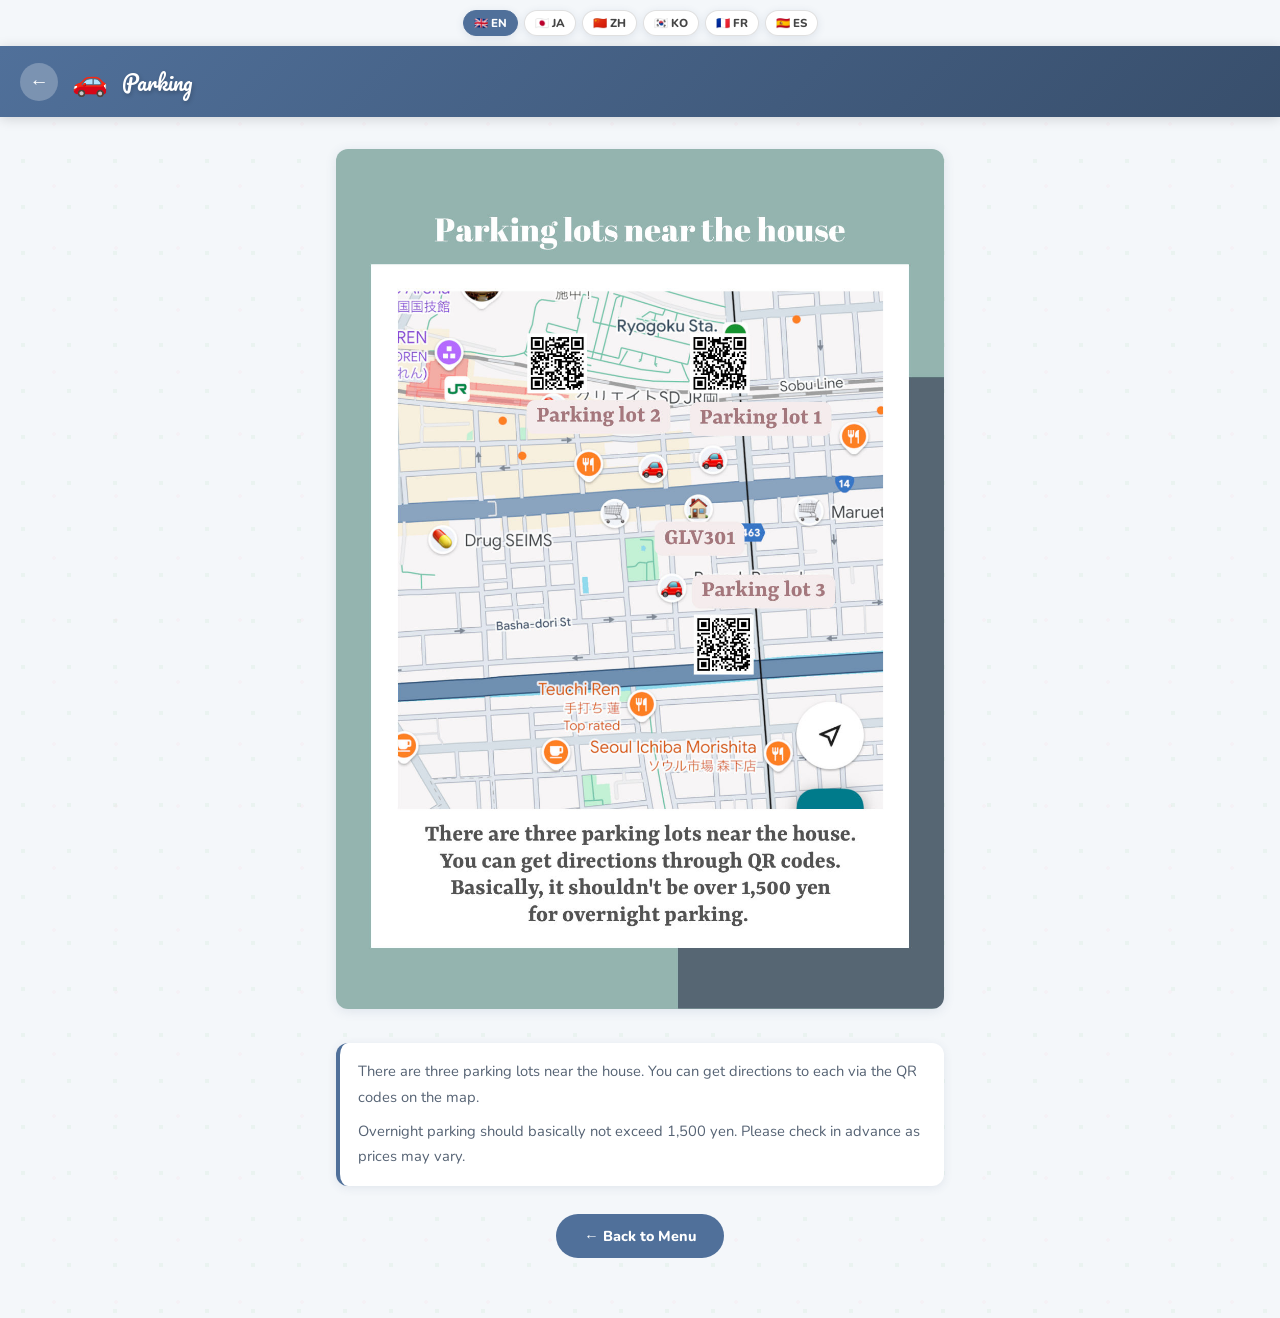
<file: parking/index.html>
<!DOCTYPE html>
<html lang="en">
<head>
<meta charset="UTF-8">
<meta name="viewport" content="width=device-width, initial-scale=1.0">
<title>Parking — GLV 302</title>
<link href="https://fonts.googleapis.com/css2?family=Nunito:wght@600;700;800;900&family=Pacifico&display=swap" rel="stylesheet">
<style>
  :root{--accent:#50709a;--accent-light:#c0ccd8;--cream:#f4f7fa;--text-dark:#2c3440;--text-mid:#566374;}
  .lang-bar{display:flex;justify-content:center;gap:6px;padding:10px 16px;flex-wrap:wrap;background:var(--cream);}
  .lang-btn{border:2px solid var(--accent-light);background:rgba(255,255,255,0.92);border-radius:50px;padding:4px 9px;font-family:'Nunito',sans-serif;font-size:0.72rem;font-weight:800;color:var(--text-mid);cursor:pointer;transition:all 0.2s;box-shadow:0 2px 8px rgba(60,80,120,0.12);}
  .lang-btn.active{background:var(--accent);border-color:var(--accent);color:#fff;}
  .lang-btn:hover:not(.active){border-color:var(--accent);color:var(--accent);}
  .info-card{background:#fff;border-left:4px solid var(--accent);border-radius:12px;padding:16px 18px;margin:16px 0;box-shadow:0 2px 10px rgba(60,80,120,0.10);}
  .info-card p{font-size:0.92rem;line-height:1.75;color:var(--text-mid);margin:0;}
  .info-card p+p{margin-top:8px;}
  .section-title{font-family:'Pacifico',cursive;font-size:1rem;color:var(--accent);margin-bottom:8px;}
  .rest-card{background:#fff;border-radius:14px;padding:14px 16px;margin:12px 0;box-shadow:0 2px 10px rgba(60,80,120,0.10);}
  .rest-card .rest-name{font-weight:800;font-size:0.97rem;color:var(--text-dark);margin-bottom:4px;}
  .rest-card .rest-desc{font-size:0.88rem;color:var(--text-mid);line-height:1.6;margin-bottom:6px;}
  .rest-card a{display:inline-flex;align-items:center;gap:5px;font-size:0.82rem;font-weight:700;color:var(--accent);text-decoration:none;}
  .rest-card a:hover{opacity:0.75;}
  .notice-card{background:#fff;border:3px solid var(--accent);border-radius:16px;padding:28px 24px;text-align:center;box-shadow:0 4px 20px rgba(60,80,120,0.15);margin-bottom:24px;}
  .notice-icon{font-size:3.5rem;margin-bottom:16px;display:block;}
  .notice-title{font-family:'Pacifico',cursive;font-size:1.2rem;color:var(--accent);margin-bottom:16px;}
  .notice-body{font-size:0.95rem;line-height:1.8;color:var(--text-mid);}
  .notice-body strong{color:var(--accent);display:block;margin-top:12px;font-size:1rem;}
  .page-img{width:100%;border-radius:12px;margin:12px 0;box-shadow:0 2px 12px rgba(60,80,120,0.12);}
  *{box-sizing:border-box;margin:0;padding:0;}
  body{font-family:'Nunito',sans-serif;background:var(--cream);color:var(--text-dark);min-height:100vh;}
  .top-bar{background:linear-gradient(135deg,var(--accent) 0%,color-mix(in srgb,var(--accent) 70%,black) 100%);padding:16px 20px;display:flex;align-items:center;gap:14px;position:sticky;top:0;z-index:10;box-shadow:0 2px 12px rgba(0,0,0,0.15);}
  .back-btn{background:rgba(255,255,255,0.25);border:none;border-radius:50%;width:38px;height:38px;display:flex;align-items:center;justify-content:center;cursor:pointer;font-size:1.2rem;color:#fff;text-decoration:none;flex-shrink:0;transition:background 0.2s;}
  .back-btn:hover{background:rgba(255,255,255,0.4);}
  .top-title{font-family:'Pacifico',cursive;font-size:1.3rem;color:#fff;text-shadow:1px 2px 4px rgba(0,0,0,0.2);flex:1;}
  .top-emoji{font-size:1.8rem;}
  .content{padding:20px 16px 40px;max-width:640px;margin:0 auto;}
  .back-footer{text-align:center;margin-top:28px;padding-bottom:20px;}
  .back-footer a{display:inline-flex;align-items:center;gap:8px;background:var(--accent);color:#fff;text-decoration:none;padding:12px 28px;border-radius:50px;font-weight:800;font-size:0.9rem;transition:opacity 0.2s;}
  .back-footer a:hover{opacity:0.8;}
</style>
  <link rel="stylesheet" href="../assets/i18n.css">
  <link rel="stylesheet" href="../assets/cute-pack.css">
  <style id="cute-pack-theme">:root{--cp-chip-a:#e8f5e9;--cp-chip-b:#fdf1f7;--cp-hover-shadow:rgba(56,142,60,.18);--cp-dot-1:rgba(165,214,167,.12);}</style>
</head>
<body>
<div class="lang-bar">
  <button class="lang-btn active" onclick="setLang('en',this)">&#x1F1EC;&#x1F1E7; EN</button>
  <button class="lang-btn" onclick="setLang('ja',this)">&#x1F1EF;&#x1F1F5; JA</button>
  <button class="lang-btn" onclick="setLang('zh',this)">&#x1F1E8;&#x1F1F3; ZH</button>
  <button class="lang-btn" onclick="setLang('ko',this)">&#x1F1F0;&#x1F1F7; KO</button>
  <button class="lang-btn" onclick="setLang('fr',this)">&#x1F1EB;&#x1F1F7; FR</button>
  <button class="lang-btn" onclick="setLang('es',this)">&#x1F1EA;&#x1F1F8; ES</button>
</div>
<div class="top-bar">
  <a href="../" class="back-btn">&#x2190;</a>
  <span class="top-emoji">🚗</span>
  <div class="top-title" data-i18n="pageTitle">Parking</div>
</div>
<div class="content">
  <img src="[data-uri]" class="page-img" alt="Parking map">
  <div class="info-card"><p data-i18n="pk1"></p><p data-i18n="pk2"></p></div>
  <div class="back-footer">
    <a href="../" data-i18n="backToMenu">&#x2190; Back to Menu</a>
  </div>
</div>
<script>
const S={
  en:{pageTitle:"Parking",backToMenu:"← Back to Menu",
    pk1:"There are three parking lots near the house. You can get directions to each via the QR codes on the map.",
    pk2:"Overnight parking should basically not exceed 1,500 yen. Please check in advance as prices may vary."},
  ja:{pageTitle:"駐車場",backToMenu:"← メニューに戻る",
    pk1:"近くに駐車場が3か所あります。地図上のQRコードから各駐車場への経路を確認できます。",
    pk2:"泊まり駐車は基本的に1,500円以内で利用できます。料金は変動する場合があるため、事前にご確認ください。"},
  zh:{pageTitle:"停车场",backToMenu:"← 返回菜单",
    pk1:"附近有三个停车场。可通过地图上的二维码获取导航。",
    pk2:"通宵停车基本不超过1,500日圆。价格可能有变，请提前确认。"},
  ko:{pageTitle:"주차장",backToMenu:"← 메뉴로 돌아가기",
    pk1:"근처에 주차장이 3곳 있습니다. 지도의 QR 코드로 각 주차장까지의 길 안내를 확인하세요.",
    pk2:"야간 주차는 기본적으로 1,500엔 이내입니다. 요금이 변동될 수 있으니 사전에 확인하세요."},
  fr:{pageTitle:"Parking",backToMenu:"← Retour au menu",
    pk1:"Il y a trois parkings à proximité. Obtenez les itinéraires via les QR codes sur la carte.",
    pk2:"Le stationnement de nuit ne dépasse généralement pas 1 500 yens. Vérifiez à l'avance car les prix peuvent varier."},
  es:{pageTitle:"Aparcamiento",backToMenu:"← Volver al menú",
    pk1:"Hay tres aparcamientos cerca. Obtenga indicaciones a través de los códigos QR del mapa.",
    pk2:"El estacionamiento nocturno básicamente no supera 1.500 yenes. Los precios pueden variar, consúltelo de antemano."}
};
function setLang(l,btn){document.querySelectorAll('.lang-btn').forEach(b=>b.classList.remove('active'));btn.classList.add('active');const t=S[l];if(!t)return;document.querySelectorAll('[data-i18n]:not([data-i18n="pageTitle"])').forEach(el=>{const k=el.getAttribute('data-i18n');if(k in t)el.textContent=t[k];});}
setLang('en',document.querySelector('.lang-btn.active'));
</script>
  <script src="../assets/i18n.js" defer></script>
  <script src="../assets/cute-pack.js" defer></script>
</body>
</html>
</file>
<file: assets/i18n.css>
/* Minimal shared styles for language switchers; pages may override */
.lang-switcher, .lang-bar {
  display: flex;
  gap: 6px;
  flex-wrap: wrap;
}
.lang-btn {
  border: 1.5px solid rgba(0,0,0,0.12);
  background: rgba(255,255,255,0.92);
  border-radius: 999px;
  padding: 4px 10px;
  font-size: 0.72rem;
  font-weight: 800;
  color: #444;
  cursor: pointer;
}
/* GLV 302 uses the green theme (301 uses blue #3e7cb1) */
.lang-btn.active {
  background: var(--accent, var(--orange, #388e3c));
  border-color: var(--accent, var(--orange, #388e3c));
  color: #fff;
}
</file>
<file: assets/cute-pack.css>
/* ==== Cute Pack: shared lightweight decorations (no deps) ==== */
:root {
  --cp-chip-a: #eaf6ff;
  --cp-chip-b: #fdf1f7;
  --cp-hover-shadow: rgba(80, 140, 200, .18);
  --cp-dot-1: rgba(140, 190, 240, .10);
  --cp-dot-2: rgba(255, 170, 200, .08);
  --cp-sparkle: #ffb6d1;
}

@media (prefers-reduced-motion: no-preference) {
  .hero-house,
  .hero .mark,
  header.hero .mark,
  body:not(.cp-emergency) .top-emoji,
  body:not(.cp-emergency) .top h1 span[aria-hidden="true"] {
    display: inline-block;
    animation: cp-bob 3s ease-in-out infinite;
    will-change: transform;
  }

  @keyframes cp-bob {
    0%, 100% { transform: translateY(0) rotate(-2deg); }
    50% { transform: translateY(-8px) rotate(2deg); }
  }

  .pl-icon {
    display: inline-block;
    animation: cp-wiggle 4s ease-in-out infinite;
    will-change: transform;
  }

  .pl-btn:nth-child(2) .pl-icon { animation-delay: .6s; }
  .pl-btn:nth-child(3) .pl-icon { animation-delay: 1.2s; }
  .pl-btn:nth-child(4) .pl-icon { animation-delay: 1.8s; }

  @keyframes cp-wiggle {
    0%, 88%, 100% { transform: rotate(0); }
    90% { transform: rotate(-8deg) scale(1.08); }
    94% { transform: rotate(8deg) scale(1.08); }
    98% { transform: rotate(-4deg); }
  }

  .wifi-card,
  .wifi {
    position: relative;
    overflow: hidden;
  }

  .wifi-card::after,
  .wifi::after {
    content: '';
    position: absolute;
    top: 0;
    left: -80%;
    width: 50%;
    height: 100%;
    background: linear-gradient(105deg, transparent, rgba(255,255,255,.35), transparent);
    animation: cp-shine 5s ease-in-out infinite;
    pointer-events: none;
  }

  @keyframes cp-shine {
    0%, 70% { transform: translateX(0); opacity: 1; }
    85%, 100% { transform: translateX(420%); opacity: 1; }
  }

  .cp-reveal {
    opacity: 0;
    transform: translateY(14px) scale(.98);
    transition: opacity .5s ease, transform .5s cubic-bezier(.34, 1.56, .64, 1);
  }

  .cp-reveal.cp-in {
    opacity: 1;
    transform: none;
  }

  .chat-avatar {
    animation: cp-hop 6s ease-in-out infinite;
    will-change: transform;
  }

  @keyframes cp-hop {
    0%, 92%, 100% { transform: translateY(0); }
    94% { transform: translateY(-5px); }
    97% { transform: translateY(0); }
    98.5% { transform: translateY(-2px); }
  }
}

@media (prefers-reduced-motion: reduce) {
  .hero-house,
  .hero .mark,
  header.hero .mark,
  .top-emoji,
  .pl-icon,
  .chat-avatar,
  .wifi-card::after,
  .wifi::after {
    animation: none !important;
  }

  .cp-reveal,
  .cp-reveal.cp-in {
    opacity: 1 !important;
    transform: none !important;
    transition: none !important;
  }
}

.pl-btn,
.chip,
.em-btn,
.lang-btn,
.back-btn,
.back,
.back-footer a,
.maps-btn,
.map-link,
.wifi-row,
.qr-toggle,
.send-btn {
  transition: transform .15s cubic-bezier(.34, 1.56, .64, 1), box-shadow .15s;
}

.pl-btn:active,
.chip:active,
.em-btn:active,
.lang-btn:active,
.back-btn:active,
.back:active,
.back-footer a:active,
.maps-btn:active,
.map-link:active,
.wifi-row:active,
.qr-toggle:active,
.send-btn:active {
  transform: scale(.94);
}

.pl-btn:hover,
.back:hover,
.back-footer a:hover,
.maps-btn:hover,
.map-link:hover,
.wifi-row:hover,
.qr-toggle:hover {
  transform: translateY(-3px) scale(1.02);
  box-shadow: 0 10px 24px var(--cp-hover-shadow);
}

.pl-icon-wrap {
  background: linear-gradient(135deg, var(--cp-chip-a), var(--cp-chip-b)) !important;
  border-radius: 50%;
  box-shadow: inset 0 0 0 3px #fff, 0 3px 8px rgba(120, 160, 220, .15);
}

body {
  background-image:
    radial-gradient(var(--cp-dot-1) 2.5px, transparent 2.5px),
    radial-gradient(var(--cp-dot-2) 2px, transparent 2px);
  background-size: 46px 46px, 62px 62px;
  background-position: 0 0, 23px 31px;
}

.menu-group-title::after {
  content: ' ✦';
  font-size: .7em;
  color: var(--cp-sparkle);
  vertical-align: super;
}
/* ==== /Cute Pack ==== */
</file>
